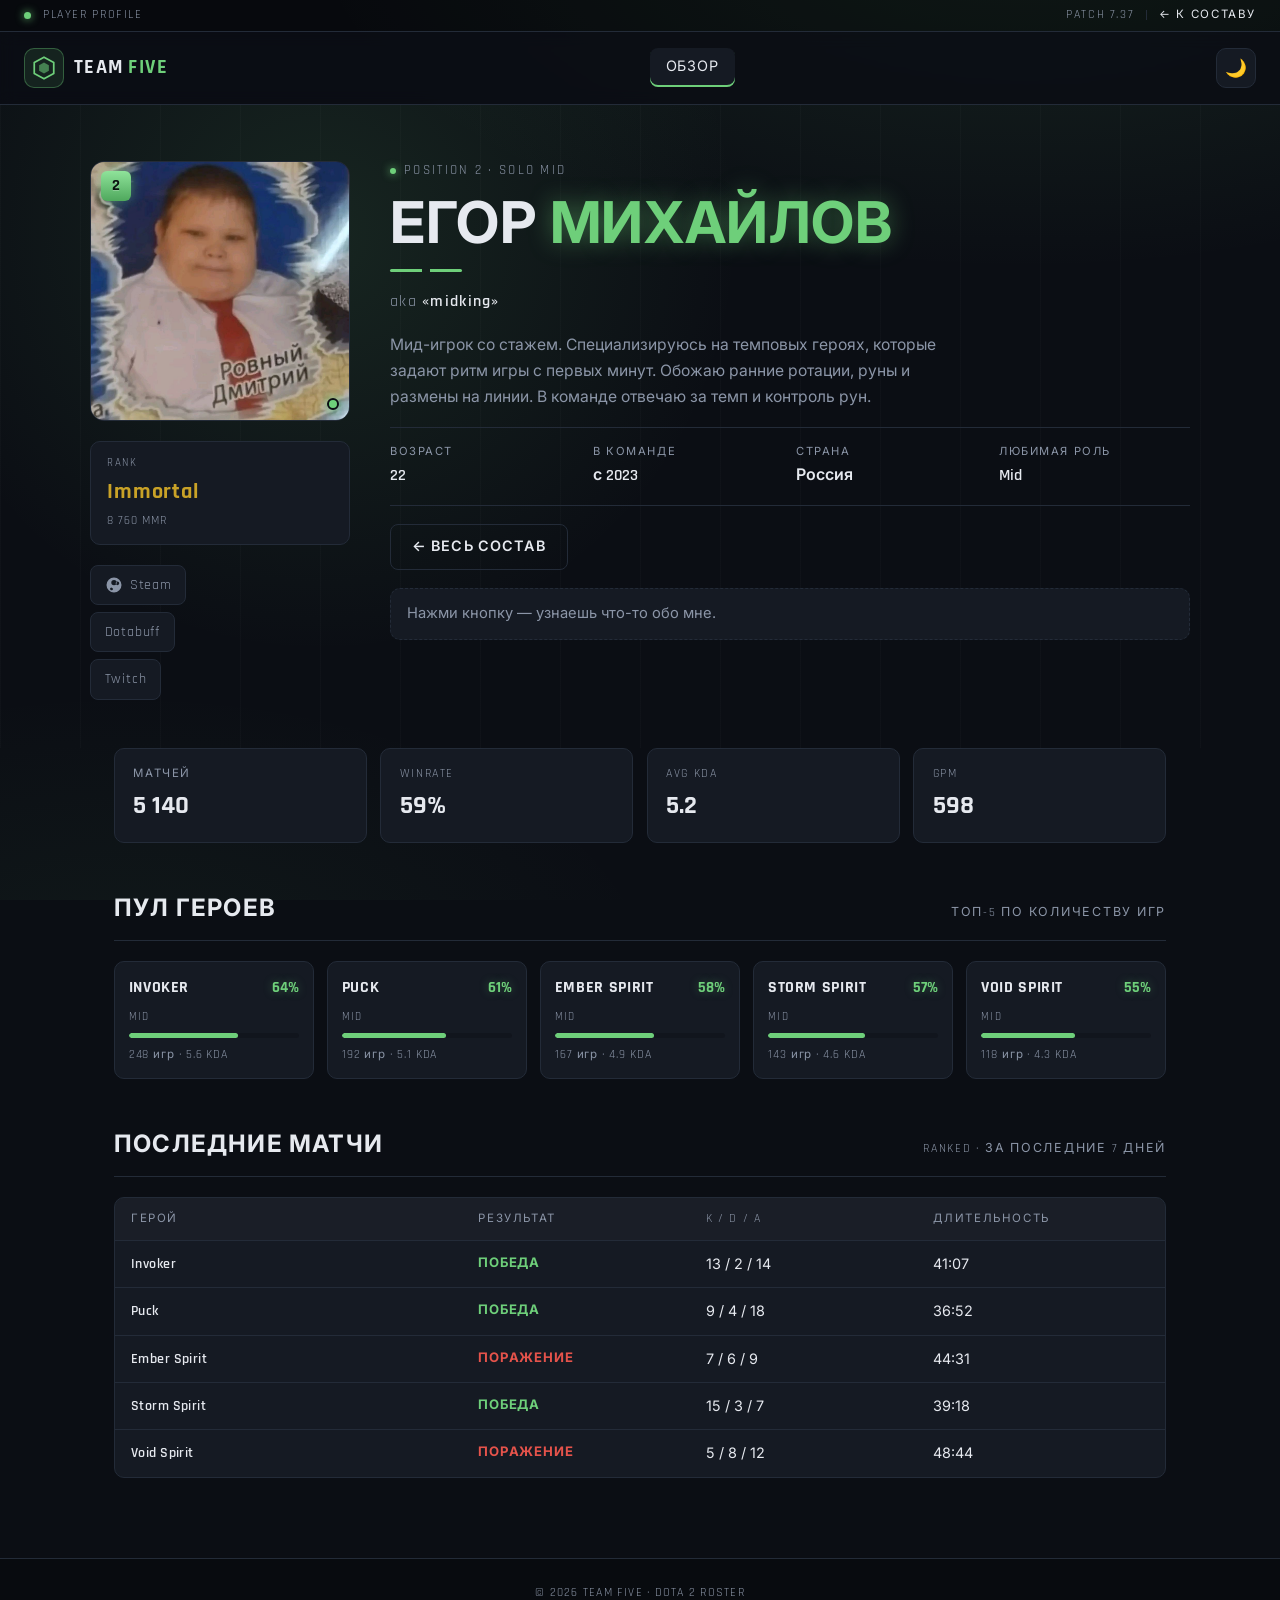
<file: pages/egor-mikhailov.html>
<!doctype html>
<html lang="ru">
    <head>
        <meta charset="UTF-8" />
        <meta name="viewport" content="width=device-width, initial-scale=1.0" />
        <meta
            name="description"
            content="Егор Михайлов — Mid игрок команды TEAM FIVE по Dota 2. Профиль, статистика, пул героев."
        />
        <title>Егор Михайлов — TEAM FIVE · Dota 2</title>
        <link rel="icon" href="../img/favicon.ico" type="image/x-icon" />
        <link rel="preconnect" href="https://fonts.googleapis.com" />
        <link rel="preconnect" href="https://fonts.gstatic.com" crossorigin />
        <link
            href="https://fonts.googleapis.com/css2?family=Rajdhani:wght@500;600;700&family=Inter:wght@400;500;600&display=swap"
            rel="stylesheet"
        />
        <link rel="stylesheet" href="../styles/profile.css" />
        <link rel="stylesheet" href="../styles/players/egor.css" />
    </head>
    <body>
        <!-- Верхняя HUD-полоса -->
        <div class="topbar">
            <div class="topbar__left">
                <span class="topbar__status"></span>
                <span class="topbar__label">PLAYER PROFILE</span>
            </div>
            <div class="topbar__right">
                <span class="topbar__patch">PATCH 7.37</span>
                <span class="topbar__divider"></span>
                <a href="../index.html" class="topbar__back">← К составу</a>
            </div>
        </div>

        <!-- Хедер -->
        <header class="header">
            <a href="../index.html" class="header__logo">
                <span class="header__mark">
                    <svg
                        viewBox="0 0 24 24"
                        width="26"
                        height="26"
                        fill="none"
                        aria-hidden="true"
                    >
                        <path
                            d="M12 2 L21 7 V17 L12 22 L3 17 V7 Z"
                            stroke="currentColor"
                            stroke-width="1.6"
                            stroke-linejoin="round"
                        />
                        <path
                            d="M12 7 L16.5 9.5 V14.5 L12 17 L7.5 14.5 V9.5 Z"
                            fill="currentColor"
                            opacity=".55"
                        />
                    </svg>
                </span>
                <span class="header__title">TEAM<em>FIVE</em></span>
            </a>

            <nav class="header__nav" aria-label="Навигация по профилю">
                <a href="#overview" class="header__link header__link--active"
                    >Обзор</a
                >
            </nav>

            <button
                class="theme-btn"
                id="themeBtn"
                type="button"
                aria-label="Сменить тему"
            >
                <span class="theme-btn__icon" id="themeIcon">🌙</span>
            </button>
        </header>

        <main>
            <!-- ===== Профиль-хедер ===== -->
            <section class="profile" id="overview">
                <div class="profile__bg" aria-hidden="true"></div>

                <div class="profile__inner">
                    <!-- Левая колонка -->
                    <aside class="profile__side">
                        <div class="profile__avatar-wrap">
                            <img
                                class="profile__avatar"
                                src="../img/team/egor.png"
                                alt="Егор Михайлов"
                                width="220"
                                height="220"
                            />
                            <span class="profile__pos" title="Позиция 2 — Mid"
                                >2</span
                            >
                            <span class="profile__online" title="В сети"></span>
                        </div>

                        <div class="profile__rank">
                            <span class="profile__rank-label">RANK</span>
                            <span class="profile__rank-value">Immortal</span>
                            <span class="profile__rank-mmr">8 760 MMR</span>
                        </div>

                        <ul class="profile__social">
                            <li>
                                <a
                                    href="#"
                                    target="_blank"
                                    rel="noopener"
                                    aria-label="Steam"
                                >
                                    <svg
                                        viewBox="0 0 24 24"
                                        width="18"
                                        height="18"
                                        fill="currentColor"
                                    >
                                        <path
                                            d="M12 2a10 10 0 1 0 0 20 10 10 0 0 0 0-20Zm4.6 5.4a2.4 2.4 0 1 1 0 4.8 2.4 2.4 0 0 1 0-4.8ZM8.2 15.3l2.1.9a1.9 1.9 0 1 1-2.1-.9Zm3.8-2.9a3.6 3.6 0 1 1 0-7.2 3.6 3.6 0 0 1 0 7.2Z"
                                        />
                                    </svg>
                                    Steam
                                </a>
                            </li>
                            <li>
                                <a
                                    href="#"
                                    target="_blank"
                                    rel="noopener"
                                    aria-label="Dotabuff"
                                    >Dotabuff</a
                                >
                            </li>
                            <li>
                                <a
                                    href="#"
                                    target="_blank"
                                    rel="noopener"
                                    aria-label="Twitch"
                                    >Twitch</a
                                >
                            </li>
                        </ul>
                    </aside>

                    <!-- Правая колонка -->
                    <div class="profile__main">
                        <p class="profile__eyebrow">
                            <span class="dot"></span> POSITION 2 · SOLO MID
                        </p>
                        <h1 class="profile__name">
                            Егор <span class="accent">Михайлов</span>
                        </h1>
                        <p class="profile__nickname">
                            aka <strong>«midking»</strong>
                        </p>

                        <p class="profile__bio">
                            Мид-игрок со стажем. Специализируюсь на темповых
                            героях, которые задают ритм игры с первых минут.
                            Обожаю ранние ротации, руны и размены на линии. В
                            команде отвечаю за темп и контроль рун.
                        </p>

                        <dl class="profile__meta">
                            <div>
                                <dt>Возраст</dt>
                                <dd>22</dd>
                            </div>
                            <div>
                                <dt>В команде</dt>
                                <dd>с 2023</dd>
                            </div>
                            <div>
                                <dt>Страна</dt>
                                <dd>Россия</dd>
                            </div>
                            <div>
                                <dt>Любимая роль</dt>
                                <dd>Mid</dd>
                            </div>
                        </dl>

                        <div class="profile__actions">
                            <a href="../index.html" class="btn btn--ghost"
                                >← Весь состав</a
                            >
                        </div>

                        <p
                            class="profile__fact"
                            id="factOutput"
                            role="status"
                            aria-live="polite"
                        >
                            Нажми кнопку — узнаешь что-то обо мне.
                        </p>
                    </div>
                </div>
            </section>

            <!-- ===== Статистика ===== -->
            <section class="stats" aria-label="Статистика игрока">
                <div class="stats__grid">
                    <div class="stat">
                        <span class="stat__label">Матчей</span>
                        <span class="stat__value" data-counter="5140">0</span>
                    </div>
                    <div class="stat">
                        <span class="stat__label">Winrate</span>
                        <span class="stat__value"
                            ><span data-counter="59">0</span>%</span
                        >
                    </div>
                    <div class="stat">
                        <span class="stat__label">Avg KDA</span>
                        <span class="stat__value">5.2</span>
                    </div>
                    <div class="stat">
                        <span class="stat__label">GPM</span>
                        <span class="stat__value" data-counter="598">0</span>
                    </div>
                </div>
            </section>

            <!-- ===== Пул героев ===== -->
            <section class="heroes" id="heroes">
                <div class="section-head">
                    <h2 class="section-title">Пул героев</h2>
                    <p class="section-hint">Топ-5 по количеству игр</p>
                </div>

                <ul class="heroes__list" id="heroesList"></ul>
            </section>

            <!-- ===== Последние матчи ===== -->
            <section class="matches" id="matches">
                <div class="section-head">
                    <h2 class="section-title">Последние матчи</h2>
                    <p class="section-hint">Ranked · за последние 7 дней</p>
                </div>

                <div
                    class="matches__table"
                    role="table"
                    aria-label="Последние матчи"
                >
                    <div class="matches__row matches__row--head" role="row">
                        <span role="columnheader">Герой</span>
                        <span role="columnheader">Результат</span>
                        <span role="columnheader">K / D / A</span>
                        <span role="columnheader">Длительность</span>
                    </div>
                </div>
            </section>
        </main>

        <footer class="footer">
            <p class="footer__text">
                © <span id="footerYear">2026</span> TEAM FIVE · Dota 2 Roster
            </p>
        </footer>

        <script src="../scripts/players/egor.js"></script>
        <script src="../scripts/profile.js"></script>
    </body>
</html>
</file>
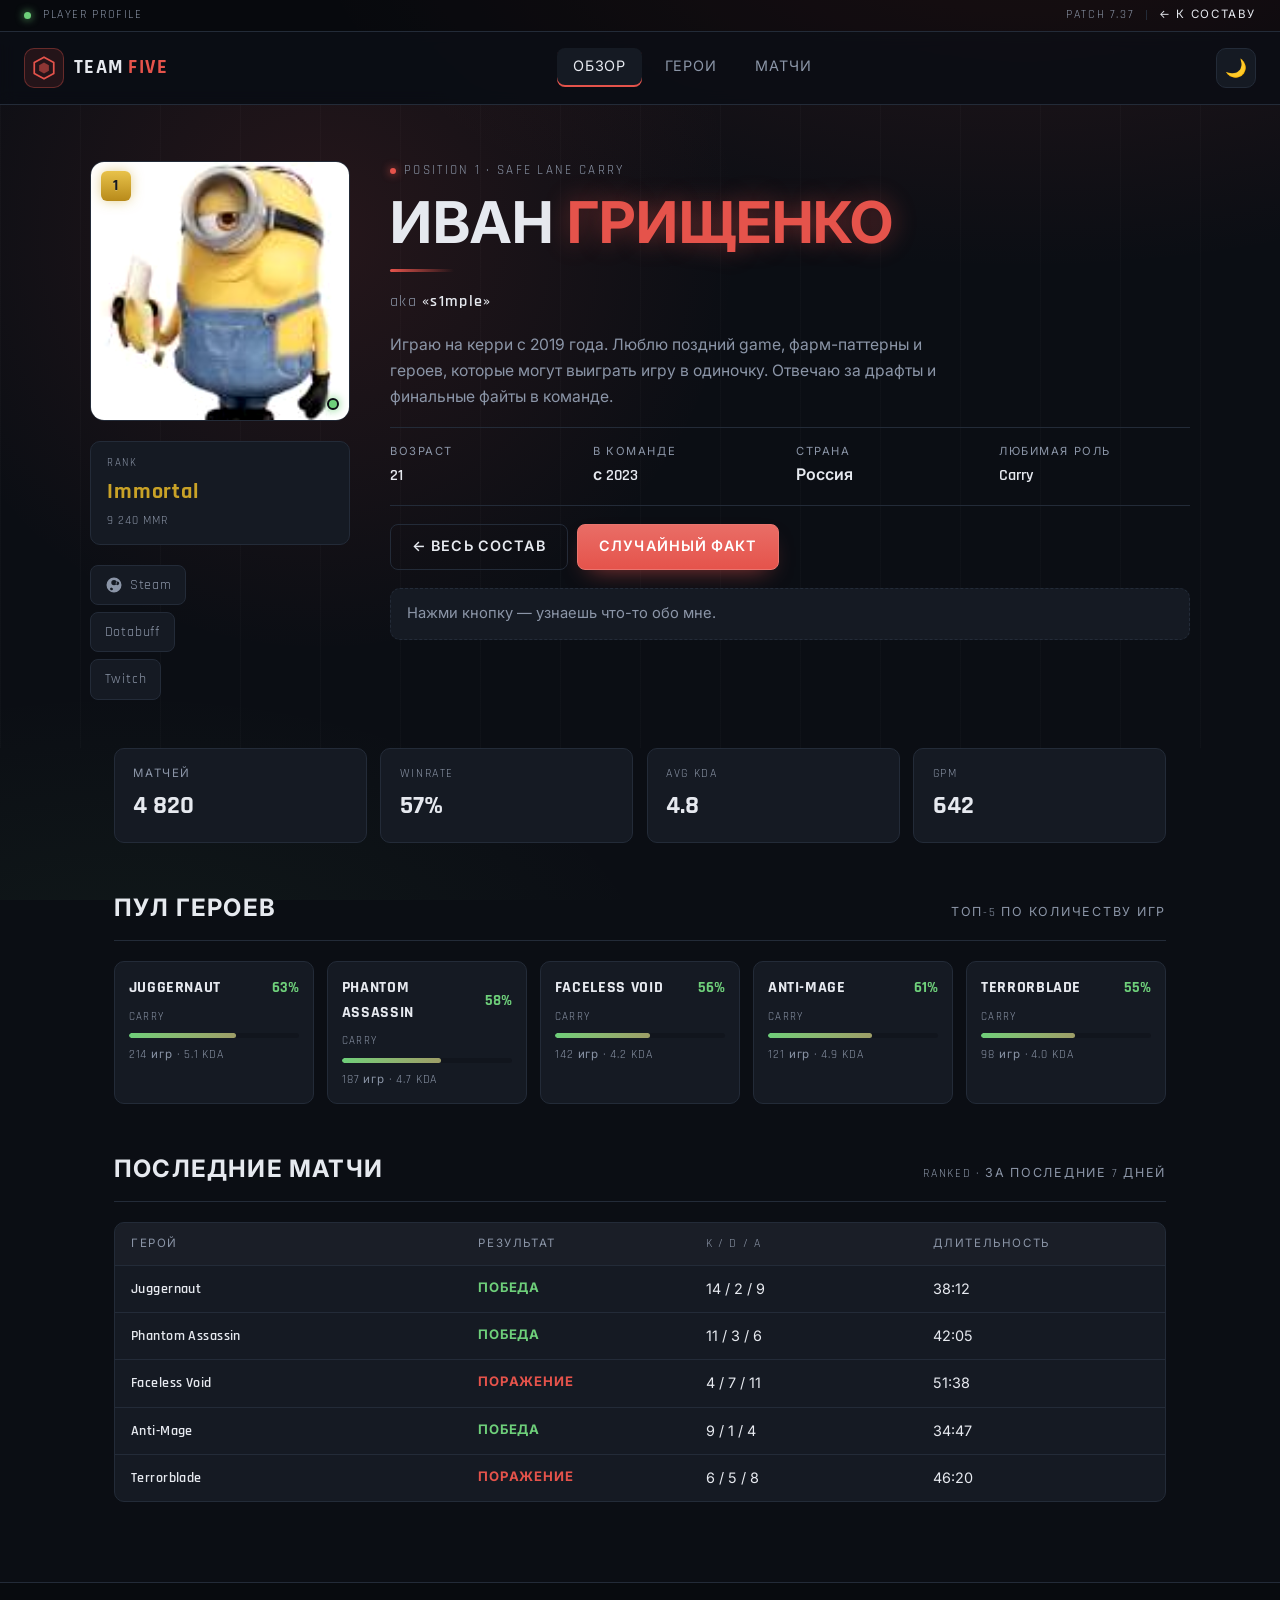
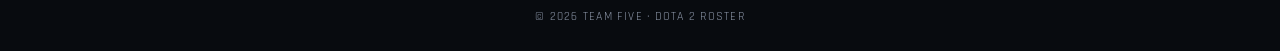
<file: pages/ivan-grishchenko.html>
<!DOCTYPE html>
<html lang="ru">
<head>
    <meta charset="UTF-8">
    <meta name="viewport" content="width=device-width, initial-scale=1.0">
    <meta name="description" content="Иван Грищенко — Carry игрок команды TEAM FIVE по Dota 2. Профиль, статистика, пул героев.">
    <title>Иван Грищенко — TEAM FIVE · Dota 2</title>
    <link rel="icon" href="../img/favicon.ico" type="image/x-icon">
    <link rel="preconnect" href="https://fonts.googleapis.com">
    <link rel="preconnect" href="https://fonts.gstatic.com" crossorigin>
    <link href="https://fonts.googleapis.com/css2?family=Rajdhani:wght@500;600;700&family=Inter:wght@400;500;600&display=swap" rel="stylesheet">
    <link rel="stylesheet" href="../styles/profile.css">
    <link rel="stylesheet" href="../styles/players/ivan.css">
</head>
<body>

    <!-- Верхняя HUD-полоса -->
    <div class="topbar">
        <div class="topbar__left">
            <span class="topbar__status"></span>
            <span class="topbar__label">PLAYER PROFILE</span>
        </div>
        <div class="topbar__right">
            <span class="topbar__patch">PATCH 7.37</span>
            <span class="topbar__divider"></span>
            <a href="../index.html" class="topbar__back">← К составу</a>
        </div>
    </div>

    <!-- Хедер -->
    <header class="header">
        <a href="../index.html" class="header__logo">
            <span class="header__mark">
                <svg viewBox="0 0 24 24" width="26" height="26" fill="none" aria-hidden="true">
                    <path d="M12 2 L21 7 V17 L12 22 L3 17 V7 Z" stroke="currentColor" stroke-width="1.6" stroke-linejoin="round"/>
                    <path d="M12 7 L16.5 9.5 V14.5 L12 17 L7.5 14.5 V9.5 Z" fill="currentColor" opacity=".55"/>
                </svg>
            </span>
            <span class="header__title">TEAM<em>FIVE</em></span>
        </a>

        <nav class="header__nav" aria-label="Навигация по профилю">
            <a href="#overview" class="header__link header__link--active">Обзор</a>
            <a href="#heroes" class="header__link">Герои</a>
            <a href="#matches" class="header__link">Матчи</a>
        </nav>

        <button class="theme-btn" id="themeBtn" type="button" aria-label="Сменить тему">
            <span class="theme-btn__icon" id="themeIcon">🌙</span>
        </button>
    </header>

    <main>
        <!-- ===== Профиль-хедер ===== -->
        <section class="profile" id="overview">
            <div class="profile__bg" aria-hidden="true"></div>

            <div class="profile__inner">
                <!-- Левая колонка -->
                <aside class="profile__side">
                    <div class="profile__avatar-wrap">
                        <img class="profile__avatar"
                             src="../img/team/ivan.jpg"
                             alt="Иван Грищенко"
                             width="220" height="220">
                        <span class="profile__pos" title="Позиция 1 — Carry">1</span>
                        <span class="profile__online" title="В сети"></span>
                    </div>

                    <div class="profile__rank">
                        <span class="profile__rank-label">RANK</span>
                        <span class="profile__rank-value">Immortal</span>
                        <span class="profile__rank-mmr">9 240 MMR</span>
                    </div>

                    <ul class="profile__social">
                        <li><a href="#" target="_blank" rel="noopener" aria-label="Steam">
                            <svg viewBox="0 0 24 24" width="18" height="18" fill="currentColor"><path d="M12 2a10 10 0 1 0 0 20 10 10 0 0 0 0-20Zm4.6 5.4a2.4 2.4 0 1 1 0 4.8 2.4 2.4 0 0 1 0-4.8ZM8.2 15.3l2.1.9a1.9 1.9 0 1 1-2.1-.9Zm3.8-2.9a3.6 3.6 0 1 1 0-7.2 3.6 3.6 0 0 1 0 7.2Z"/></svg>
                            Steam
                        </a></li>
                        <li><a href="#" target="_blank" rel="noopener" aria-label="Dotabuff">Dotabuff</a></li>
                        <li><a href="#" target="_blank" rel="noopener" aria-label="Twitch">Twitch</a></li>
                    </ul>
                </aside>

                <!-- Правая колонка -->
                <div class="profile__main">
                    <p class="profile__eyebrow"><span class="dot"></span> POSITION 1 · SAFE LANE CARRY</p>
                    <h1 class="profile__name">Иван <span class="accent">Грищенко</span></h1>
                    <p class="profile__nickname">aka <strong>«s1mple»</strong></p>

                    <p class="profile__bio">
                        Играю на керри с 2019 года. Люблю поздний game, фарм-паттерны и героев,
                        которые могут выиграть игру в одиночку. Отвечаю за драфты и финальные
                        файты в команде.
                    </p>

                    <dl class="profile__meta">
                        <div><dt>Возраст</dt><dd>21</dd></div>
                        <div><dt>В команде</dt><dd>с 2023</dd></div>
                        <div><dt>Страна</dt><dd>Россия</dd></div>
                        <div><dt>Любимая роль</dt><dd>Carry</dd></div>
                    </dl>

                    <div class="profile__actions">
                        <a href="../index.html" class="btn btn--ghost">← Весь состав</a>
                        <button class="btn btn--primary" id="factBtn" type="button">Случайный факт</button>
                    </div>

                    <p class="profile__fact" id="factOutput" role="status" aria-live="polite">
                        Нажми кнопку — узнаешь что-то обо мне.
                    </p>
                </div>
            </div>
        </section>

        <!-- ===== Статистика ===== -->
        <section class="stats" aria-label="Статистика игрока">
            <div class="stats__grid">
                <div class="stat">
                    <span class="stat__label">Матчей</span>
                    <span class="stat__value" data-counter="4820">0</span>
                </div>
                <div class="stat">
                    <span class="stat__label">Winrate</span>
                    <span class="stat__value"><span data-counter="57">0</span>%</span>
                </div>
                <div class="stat">
                    <span class="stat__label">Avg KDA</span>
                    <span class="stat__value">4.8</span>
                </div>
                <div class="stat">
                    <span class="stat__label">GPM</span>
                    <span class="stat__value" data-counter="642">0</span>
                </div>
            </div>
        </section>

        <!-- ===== Пул героев ===== -->
        <section class="heroes" id="heroes">
            <div class="section-head">
                <h2 class="section-title">Пул героев</h2>
                <p class="section-hint">Топ-5 по количеству игр</p>
            </div>

            <ul class="heroes__list" id="heroesList"></ul>
        </section>

        <!-- ===== Последние матчи ===== -->
        <section class="matches" id="matches">
            <div class="section-head">
                <h2 class="section-title">Последние матчи</h2>
                <p class="section-hint">Ranked · за последние 7 дней</p>
            </div>

            <div class="matches__table" role="table" aria-label="Последние матчи">
                <div class="matches__row matches__row--head" role="row">
                    <span role="columnheader">Герой</span>
                    <span role="columnheader">Результат</span>
                    <span role="columnheader">K / D / A</span>
                    <span role="columnheader">Длительность</span>
                </div>
            </div>
        </section>

    </main>

    <footer class="footer">
        <p class="footer__text">© <span id="footerYear">2026</span> TEAM FIVE · Dota 2 Roster</p>
    </footer>

    <!-- ВАЖНО: Сначала данные игрока, потом логика! -->
    <script src="../scripts/players/ivan.js"></script>
    <script src="../scripts/profile.js"></script>
</body>
</html>
</file>
<file: styles/profile.css>
/* =========================================================
   profile.css — общий каркас страницы игрока
   Персональные акценты — в styles/players/<nick>.css
   ========================================================= */

:root {
    --bg: #0b0e14;
    --bg-soft: #11151d;
    --card-bg: #151a23;
    --card-bg-hover: #1b2230;
    --border: #232b38;
    --border-hover: #3a4658;
    --text: #e6e9ef;
    --text-dim: #8b95a7;
    --radiant: #6ecf7a;
    --dire: #e5534b;
    --gold: #c9a227;
    --accent: #e5534b; /* переопределяется в players/<nick>.css */
    --accent-soft: rgba(229, 83, 75, 0.12);
    --radius: 14px;
    --shadow: 0 18px 40px -20px rgba(0, 0, 0, 0.8);
    --font-display: 'Rajdhani', 'Inter', sans-serif;
    --font-body: 'Inter', system-ui, sans-serif;
}

body.light {
    --bg: #f2f4f8;
    --bg-soft: #e8ebf1;
    --card-bg: #ffffff;
    --card-bg-hover: #f7f9fc;
    --border: #d7dce5;
    --border-hover: #b9c1cf;
    --text: #14181f;
    --text-dim: #5b6472;
    --shadow: 0 18px 40px -22px rgba(30, 40, 60, 0.35);
}

/* ---------- Reset ---------- */
*,
*::before,
*::after {
    box-sizing: border-box;
    margin: 0;
    padding: 0;
}
img {
    max-width: 100%;
    display: block;
}
a {
    color: inherit;
    text-decoration: none;
}
button {
    font: inherit;
    cursor: pointer;
}
ul {
    list-style: none;
}

html {
    scroll-behavior: smooth;
}

body {
    font-family: var(--font-body);
    background: var(--bg);
    color: var(--text);
    line-height: 1.55;
    min-height: 100vh;
    transition:
        background 0.3s ease,
        color 0.3s ease;
    background-image:
        radial-gradient(
            1200px 600px at 80% -10%,
            var(--accent-soft),
            transparent 60%
        ),
        radial-gradient(
            900px 500px at 10% 110%,
            rgba(110, 207, 122, 0.06),
            transparent 60%
        );
    background-attachment: fixed;
}

/* ---------- Topbar ---------- */
.topbar {
    display: flex;
    align-items: center;
    justify-content: space-between;
    padding: 0.4rem 1.5rem;
    font-family: var(--font-display);
    font-size: 0.72rem;
    letter-spacing: 0.14em;
    text-transform: uppercase;
    color: var(--text-dim);
    background: rgba(0, 0, 0, 0.35);
    border-bottom: 1px solid var(--border);
}
.topbar__left,
.topbar__right {
    display: flex;
    align-items: center;
    gap: 0.75rem;
}
.topbar__status {
    width: 7px;
    height: 7px;
    border-radius: 50%;
    background: var(--radiant);
    box-shadow: 0 0 8px var(--radiant);
    animation: pulse 2s ease-in-out infinite;
}
.topbar__divider {
    width: 1px;
    height: 10px;
    background: var(--border);
}
.topbar__back {
    color: var(--text);
    transition: color 0.2s ease;
}
.topbar__back:hover {
    color: var(--accent);
}

/* ---------- Header ---------- */
.header {
    display: flex;
    align-items: center;
    justify-content: space-between;
    gap: 1rem;
    padding: 1rem 1.5rem;
    background: rgba(11, 14, 20, 0.85);
    border-bottom: 1px solid var(--border);
    backdrop-filter: blur(8px);
    position: sticky;
    top: 0;
    z-index: 100;
}
body.light .header {
    background: rgba(242, 244, 248, 0.85);
}

.header__logo {
    display: flex;
    align-items: center;
    gap: 0.6rem;
}
.header__mark {
    display: grid;
    place-items: center;
    width: 40px;
    height: 40px;
    color: var(--accent);
    background: var(--accent-soft);
    border: 1px solid color-mix(in srgb, var(--accent) 35%, transparent);
    border-radius: 10px;
    transition: transform 0.3s ease;
}
.header__logo:hover .header__mark {
    transform: rotate(-8deg);
}

.header__title {
    font-family: var(--font-display);
    font-size: 1.25rem;
    font-weight: 700;
    letter-spacing: 0.08em;
    text-transform: uppercase;
}
.header__title em {
    font-style: normal;
    color: var(--accent);
    margin-left: 0.15em;
}

.header__nav {
    display: flex;
    gap: 0.4rem;
}
.header__link {
    font-family: var(--font-display);
    font-size: 0.9rem;
    letter-spacing: 0.06em;
    text-transform: uppercase;
    padding: 0.5rem 1rem;
    border-radius: 8px;
    color: var(--text-dim);
    transition:
        color 0.2s ease,
        background 0.2s ease,
        box-shadow 0.2s ease;
}
.header__link:hover,
.header__link--active {
    color: var(--text);
    background: var(--card-bg);
}
.header__link--active {
    box-shadow: inset 0 -2px 0 var(--accent);
}

.theme-btn {
    display: grid;
    place-items: center;
    width: 40px;
    height: 40px;
    background: var(--card-bg);
    border: 1px solid var(--border);
    border-radius: 10px;
    font-size: 1.1rem;
    transition:
        border-color 0.2s ease,
        transform 0.2s ease;
}
.theme-btn:hover {
    border-color: var(--accent);
    transform: translateY(-1px);
}

/* ---------- Profile hero ---------- */
.profile {
    position: relative;
    overflow: hidden;
    padding: 3.5rem 1.5rem 3rem;
}
.profile__bg {
    position: absolute;
    inset: 0;
    background:
        radial-gradient(
            700px circle at 25% 20%,
            var(--accent-soft),
            transparent 60%
        ),
        repeating-linear-gradient(
            90deg,
            rgba(255, 255, 255, 0.02) 0 1px,
            transparent 1px 80px
        );
    pointer-events: none;
}
.profile__inner {
    position: relative;
    max-width: 1100px;
    margin: 0 auto;
    display: grid;
    grid-template-columns: 260px 1fr;
    gap: 2.5rem;
    align-items: start;
}

/* Левая колонка */
.profile__side {
    display: flex;
    flex-direction: column;
    gap: 1.25rem;
}

.profile__avatar-wrap {
    position: relative;
    width: 100%;
    aspect-ratio: 1 / 1;
    border-radius: var(--radius);
    overflow: hidden;
    border: 1px solid var(--border);
    background: var(--bg-soft);
    transition:
        border-color 0.3s ease,
        box-shadow 0.3s ease;
}
.profile__avatar-wrap:hover {
    border-color: var(--accent);
    box-shadow:
        0 0 0 1px var(--accent),
        0 18px 40px -20px color-mix(in srgb, var(--accent) 60%, transparent);
}
.profile__avatar {
    width: 100%;
    height: 100%;
    object-fit: cover;
    filter: saturate(0.9) contrast(1.05);
}
.profile__pos {
    position: absolute;
    top: 0.6rem;
    left: 0.6rem;
    display: grid;
    place-items: center;
    width: 30px;
    height: 30px;
    font-family: var(--font-display);
    font-size: 1rem;
    font-weight: 700;
    color: var(--bg);
    background: var(--gold);
    border-radius: 6px;
    box-shadow: 0 0 14px -2px rgba(201, 162, 39, 0.7);
}
.profile__online {
    position: absolute;
    bottom: 0.6rem;
    right: 0.6rem;
    width: 12px;
    height: 12px;
    border-radius: 50%;
    background: var(--radiant);
    border: 2px solid var(--bg);
    box-shadow: 0 0 10px var(--radiant);
    animation: pulse 2s ease-in-out infinite;
}

.profile__rank {
    display: flex;
    flex-direction: column;
    gap: 0.15rem;
    padding: 0.85rem 1rem;
    background: var(--card-bg);
    border: 1px solid var(--border);
    border-radius: 10px;
}
.profile__rank-label {
    font-family: var(--font-display);
    font-size: 0.7rem;
    letter-spacing: 0.14em;
    color: var(--text-dim);
}
.profile__rank-value {
    font-family: var(--font-display);
    font-size: 1.35rem;
    font-weight: 700;
    color: var(--gold);
    letter-spacing: 0.04em;
}
.profile__rank-mmr {
    font-family: var(--font-display);
    font-size: 0.78rem;
    color: var(--text-dim);
    letter-spacing: 0.08em;
}

.profile__social {
    display: flex;
    flex-direction: column;
    gap: 0.4rem;
}
.profile__social a {
    display: inline-flex;
    align-items: center;
    gap: 0.45rem;
    padding: 0.55rem 0.85rem;
    font-family: var(--font-display);
    font-size: 0.85rem;
    letter-spacing: 0.06em;
    background: var(--card-bg);
    border: 1px solid var(--border);
    border-radius: 8px;
    color: var(--text-dim);
    transition:
        border-color 0.2s ease,
        color 0.2s ease,
        transform 0.2s ease;
}
.profile__social a:hover {
    border-color: var(--accent);
    color: var(--text);
    transform: translateX(3px);
}

/* Правая колонка */
.profile__main {
    display: flex;
    flex-direction: column;
    gap: 1.1rem;
}

.profile__eyebrow {
    display: inline-flex;
    align-items: center;
    gap: 0.5rem;
    font-family: var(--font-display);
    font-size: 0.8rem;
    letter-spacing: 0.18em;
    color: var(--text-dim);
}
.profile__eyebrow .dot {
    width: 6px;
    height: 6px;
    border-radius: 50%;
    background: var(--accent);
    box-shadow: 0 0 8px var(--accent);
}

.profile__name {
    font-family: var(--font-display);
    font-size: clamp(2.2rem, 5.5vw, 3.6rem);
    font-weight: 700;
    line-height: 1;
    letter-spacing: 0.01em;
    text-transform: uppercase;
}
.profile__name .accent {
    color: var(--accent);
    text-shadow: 0 0 24px color-mix(in srgb, var(--accent) 45%, transparent);
}

.profile__nickname {
    font-family: var(--font-display);
    font-size: 1rem;
    letter-spacing: 0.08em;
    color: var(--text-dim);
}
.profile__nickname strong {
    color: var(--text);
    font-weight: 600;
}

.profile__bio {
    max-width: 560px;
    color: var(--text-dim);
    font-size: 0.98rem;
    line-height: 1.65;
}

.profile__meta {
    display: grid;
    grid-template-columns: repeat(auto-fit, minmax(120px, 1fr));
    gap: 0.75rem;
    padding: 1rem 0;
    border-top: 1px solid var(--border);
    border-bottom: 1px solid var(--border);
}
.profile__meta div {
    display: flex;
    flex-direction: column;
    gap: 0.15rem;
}
.profile__meta dt {
    font-family: var(--font-display);
    font-size: 0.7rem;
    letter-spacing: 0.14em;
    text-transform: uppercase;
    color: var(--text-dim);
}
.profile__meta dd {
    font-family: var(--font-display);
    font-size: 1rem;
    font-weight: 600;
}

.profile__actions {
    display: flex;
    flex-wrap: wrap;
    gap: 0.6rem;
}

.btn {
    display: inline-flex;
    align-items: center;
    gap: 0.4rem;
    padding: 0.7rem 1.3rem;
    font-family: var(--font-display);
    font-size: 0.9rem;
    font-weight: 600;
    letter-spacing: 0.08em;
    text-transform: uppercase;
    border-radius: 8px;
    border: 1px solid;
    transition:
        transform 0.2s ease,
        box-shadow 0.2s ease,
        background 0.2s ease,
        border-color 0.2s ease;
}
.btn--primary {
    color: #fff;
    background: linear-gradient(
        180deg,
        color-mix(in srgb, var(--accent) 85%, #fff),
        var(--accent)
    );
    border-color: color-mix(in srgb, var(--accent) 80%, #fff);
    box-shadow: 0 10px 24px -12px
        color-mix(in srgb, var(--accent) 70%, transparent);
}
.btn--primary:hover {
    transform: translateY(-2px);
}
.btn--ghost {
    color: var(--text);
    background: transparent;
    border-color: var(--border);
}
.btn--ghost:hover {
    border-color: var(--accent);
    color: var(--accent);
}

.profile__fact {
    min-height: 3.2rem;
    padding: 0.85rem 1rem;
    background: var(--card-bg);
    border: 1px dashed var(--border);
    border-radius: 10px;
    color: var(--text-dim);
    font-size: 0.92rem;
    transition:
        border-color 0.3s ease,
        color 0.3s ease;
}
.profile__fact.is-active {
    border-color: var(--accent);
    border-style: solid;
    color: var(--text);
}

/* ---------- Stats ---------- */
.stats {
    max-width: 1100px;
    margin: 0 auto;
    padding: 0 1.5rem 3rem;
}
.stats__grid {
    display: grid;
    grid-template-columns: repeat(auto-fit, minmax(150px, 1fr));
    gap: 0.85rem;
}
.stat {
    display: flex;
    flex-direction: column;
    gap: 0.25rem;
    padding: 1rem 1.15rem;
    background: var(--card-bg);
    border: 1px solid var(--border);
    border-radius: 10px;
    transition:
        border-color 0.2s ease,
        transform 0.2s ease;
}
.stat:hover {
    border-color: var(--accent);
    transform: translateY(-2px);
}
.stat__label {
    font-family: var(--font-display);
    font-size: 0.72rem;
    letter-spacing: 0.14em;
    text-transform: uppercase;
    color: var(--text-dim);
}
.stat__value {
    font-family: var(--font-display);
    font-size: 1.6rem;
    font-weight: 700;
    color: var(--text);
}

/* ---------- Section head ---------- */
.section-head {
    display: flex;
    align-items: baseline;
    justify-content: space-between;
    gap: 1rem;
    flex-wrap: wrap;
    margin-bottom: 1.25rem;
    padding-bottom: 0.75rem;
    border-bottom: 1px solid var(--border);
}
.section-title {
    font-family: var(--font-display);
    font-size: 1.5rem;
    font-weight: 700;
    letter-spacing: 0.05em;
    text-transform: uppercase;
}
.section-hint {
    font-family: var(--font-display);
    font-size: 0.78rem;
    letter-spacing: 0.14em;
    text-transform: uppercase;
    color: var(--text-dim);
}

/* ---------- Heroes ---------- */
.heroes {
    max-width: 1100px;
    margin: 0 auto;
    padding: 0 1.5rem 3rem;
}
.heroes__list {
    display: grid;
    grid-template-columns: repeat(auto-fill, minmax(170px, 1fr));
    gap: 0.85rem;
}
.hero-card {
    display: flex;
    flex-direction: column;
    gap: 0.5rem;
    padding: 0.85rem;
    background: var(--card-bg);
    border: 1px solid var(--border);
    border-radius: 10px;
    transition:
        border-color 0.2s ease,
        transform 0.2s ease,
        background 0.2s ease;
}
.hero-card:hover {
    border-color: var(--accent);
    background: var(--card-bg-hover);
    transform: translateY(-3px);
}
.hero-card__top {
    display: flex;
    align-items: center;
    justify-content: space-between;
}
.hero-card__name {
    font-family: var(--font-display);
    font-size: 1rem;
    font-weight: 700;
    letter-spacing: 0.04em;
    text-transform: uppercase;
}
.hero-card__role {
    font-family: var(--font-display);
    font-size: 0.68rem;
    letter-spacing: 0.12em;
    text-transform: uppercase;
    color: var(--text-dim);
}
.hero-card__winrate {
    font-family: var(--font-display);
    font-size: 0.95rem;
    font-weight: 700;
    color: var(--radiant);
}
.hero-card__bar {
    height: 5px;
    background: var(--bg-soft);
    border-radius: 999px;
    overflow: hidden;
}
.hero-card__bar-fill {
    height: 100%;
    width: 0;
    background: linear-gradient(
        90deg,
        var(--radiant),
        color-mix(in srgb, var(--radiant) 60%, var(--accent))
    );
    border-radius: inherit;
    transition: width 1.1s cubic-bezier(0.2, 0.8, 0.2, 1);
}
.hero-card__games {
    font-family: var(--font-display);
    font-size: 0.72rem;
    letter-spacing: 0.08em;
    color: var(--text-dim);
}

/* ---------- Matches ---------- */
.matches {
    max-width: 1100px;
    margin: 0 auto;
    padding: 0 1.5rem 5rem;
}
.matches__table {
    display: flex;
    flex-direction: column;
    border: 1px solid var(--border);
    border-radius: 10px;
    overflow: hidden;
    background: var(--card-bg);
}
.matches__row {
    display: grid;
    grid-template-columns: 1.4fr 0.9fr 0.9fr 0.9fr;
    gap: 0.75rem;
    padding: 0.75rem 1rem;
    font-size: 0.9rem;
    border-bottom: 1px solid var(--border);
    align-items: center;
}
.matches__row:last-child {
    border-bottom: 0;
}
.matches__row--head {
    font-family: var(--font-display);
    font-size: 0.72rem;
    letter-spacing: 0.14em;
    text-transform: uppercase;
    color: var(--text-dim);
    background: rgba(255, 255, 255, 0.02);
}
.matches__row:not(.matches__row--head):hover {
    background: var(--card-bg-hover);
}
.matches__hero {
    font-family: var(--font-display);
    font-weight: 600;
    letter-spacing: 0.03em;
}
.matches__result {
    font-family: var(--font-display);
    font-weight: 700;
    letter-spacing: 0.06em;
    text-transform: uppercase;
    font-size: 0.82rem;
}
.matches__result--win {
    color: var(--radiant);
}
.matches__result--loss {
    color: var(--dire);
}

/* ---------- Footer ---------- */
.footer {
    padding: 1.5rem;
    text-align: center;
    border-top: 1px solid var(--border);
    background: rgba(0, 0, 0, 0.25);
}
body.light .footer {
    background: rgba(0, 0, 0, 0.03);
}
.footer__text {
    font-family: var(--font-display);
    font-size: 0.78rem;
    letter-spacing: 0.1em;
    text-transform: uppercase;
    color: var(--text-dim);
}

/* ---------- Animations ---------- */
@keyframes pulse {
    0%,
    100% {
        opacity: 1;
        transform: scale(1);
    }
    50% {
        opacity: 0.5;
        transform: scale(0.85);
    }
}

/* ---------- Адаптив ---------- */
@media (max-width: 860px) {
    .profile__inner {
        grid-template-columns: 1fr;
        gap: 1.75rem;
    }
    .profile__side {
        display: grid;
        grid-template-columns: 180px 1fr;
        align-items: start;
        gap: 1rem;
    }
    .profile__social {
        grid-column: 1 / -1;
        flex-direction: row;
        flex-wrap: wrap;
    }
    .profile__social a {
        flex: 1 1 auto;
        justify-content: center;
    }
}

@media (max-width: 640px) {
    .topbar {
        padding: 0.35rem 1rem;
        font-size: 0.66rem;
    }
    .header {
        padding: 0.75rem 1rem;
    }
    .header__nav {
        display: none;
    }
    .profile {
        padding: 2.5rem 1rem 2rem;
    }
    .profile__side {
        grid-template-columns: 140px 1fr;
    }
    .profile__rank-value {
        font-size: 1.1rem;
    }
    .matches__row {
        grid-template-columns: 1fr 0.7fr;
        grid-template-rows: auto auto;
        row-gap: 0.25rem;
    }
    .matches__row > *:nth-child(3) {
        grid-column: 1;
    }
    .matches__row > *:nth-child(4) {
        grid-column: 2;
        text-align: right;
    }
    .matches__row--head > *:nth-child(3),
    .matches__row--head > *:nth-child(4) {
        display: none;
    }
}

@media (max-width: 420px) {
    .profile__side {
        grid-template-columns: 1fr;
    }
    .profile__avatar-wrap {
        max-width: 200px;
    }
}

/* ---------- Reduced motion ---------- */
@media (prefers-reduced-motion: reduce) {
    *,
    *::before,
    *::after {
        animation-duration: 0.001ms !important;
        animation-iteration-count: 1 !important;
        transition-duration: 0.001ms !important;
    }
    html {
        scroll-behavior: auto;
    }
}
</file>
<file: styles/players/egor.css>
/* =========================================================
   egor.css — персональные стили профиля Егора
   Акцент: Radiant-зелёный — Mid, темповый стиль
   ========================================================= */

body {
    --accent: #6ecf7a;
    --accent-soft: rgba(110, 207, 122, 0.12);
}

/* Персональная деталь — двойная линия под именем, «два мида» */
.profile__name::after {
    content: '';
    display: block;
    width: 72px;
    height: 3px;
    margin-top: 0.85rem;
    background: linear-gradient(
        90deg,
        var(--accent) 0 45%,
        transparent 45% 55%,
        var(--accent) 55% 100%
    );
    border-radius: 2px;
}

/* Позиция 2 (Mid) — плашка с зелёным свечением */
.profile__pos {
    background: linear-gradient(180deg, #8fe39a, #4fa85d);
    color: #0b1410;
    text-shadow: 0 1px 0 rgba(255, 255, 255, 0.25);
    box-shadow: 0 0 14px -2px rgba(110, 207, 122, 0.7);
}

/* Mid-специфичный штрих: полоска winrate героев ярче */
.hero-card__winrate {
    text-shadow: 0 0 10px rgba(110, 207, 122, 0.35);
}
</file>
<file: styles/players/ivan.css>
/* =========================================================
   ivan.css — персональные стили профиля Ивана
   Акцент: красный (Dire) — Carry, агрессивный стиль
   ========================================================= */

body {
    --accent: #e5534b;
    --accent-soft: rgba(229, 83, 75, 0.12);
}

/* Персональная деталь — тонкая красная линия под именем */
.profile__name::after {
    content: "";
    display: block;
    width: 64px;
    height: 3px;
    margin-top: 0.85rem;
    background: linear-gradient(90deg, var(--accent), transparent);
    border-radius: 2px;
}

/* Позиция 1 (Carry) — золотая плашка с лёгким свечением */
.profile__pos {
    background: linear-gradient(180deg, #e8c24a, #b88a1a);
    color: #14181f;
    text-shadow: 0 1px 0 rgba(255, 255, 255, 0.25);
    box-shadow: 0 0 14px -2px rgba(201, 162, 39, 0.7);
}
</file>
